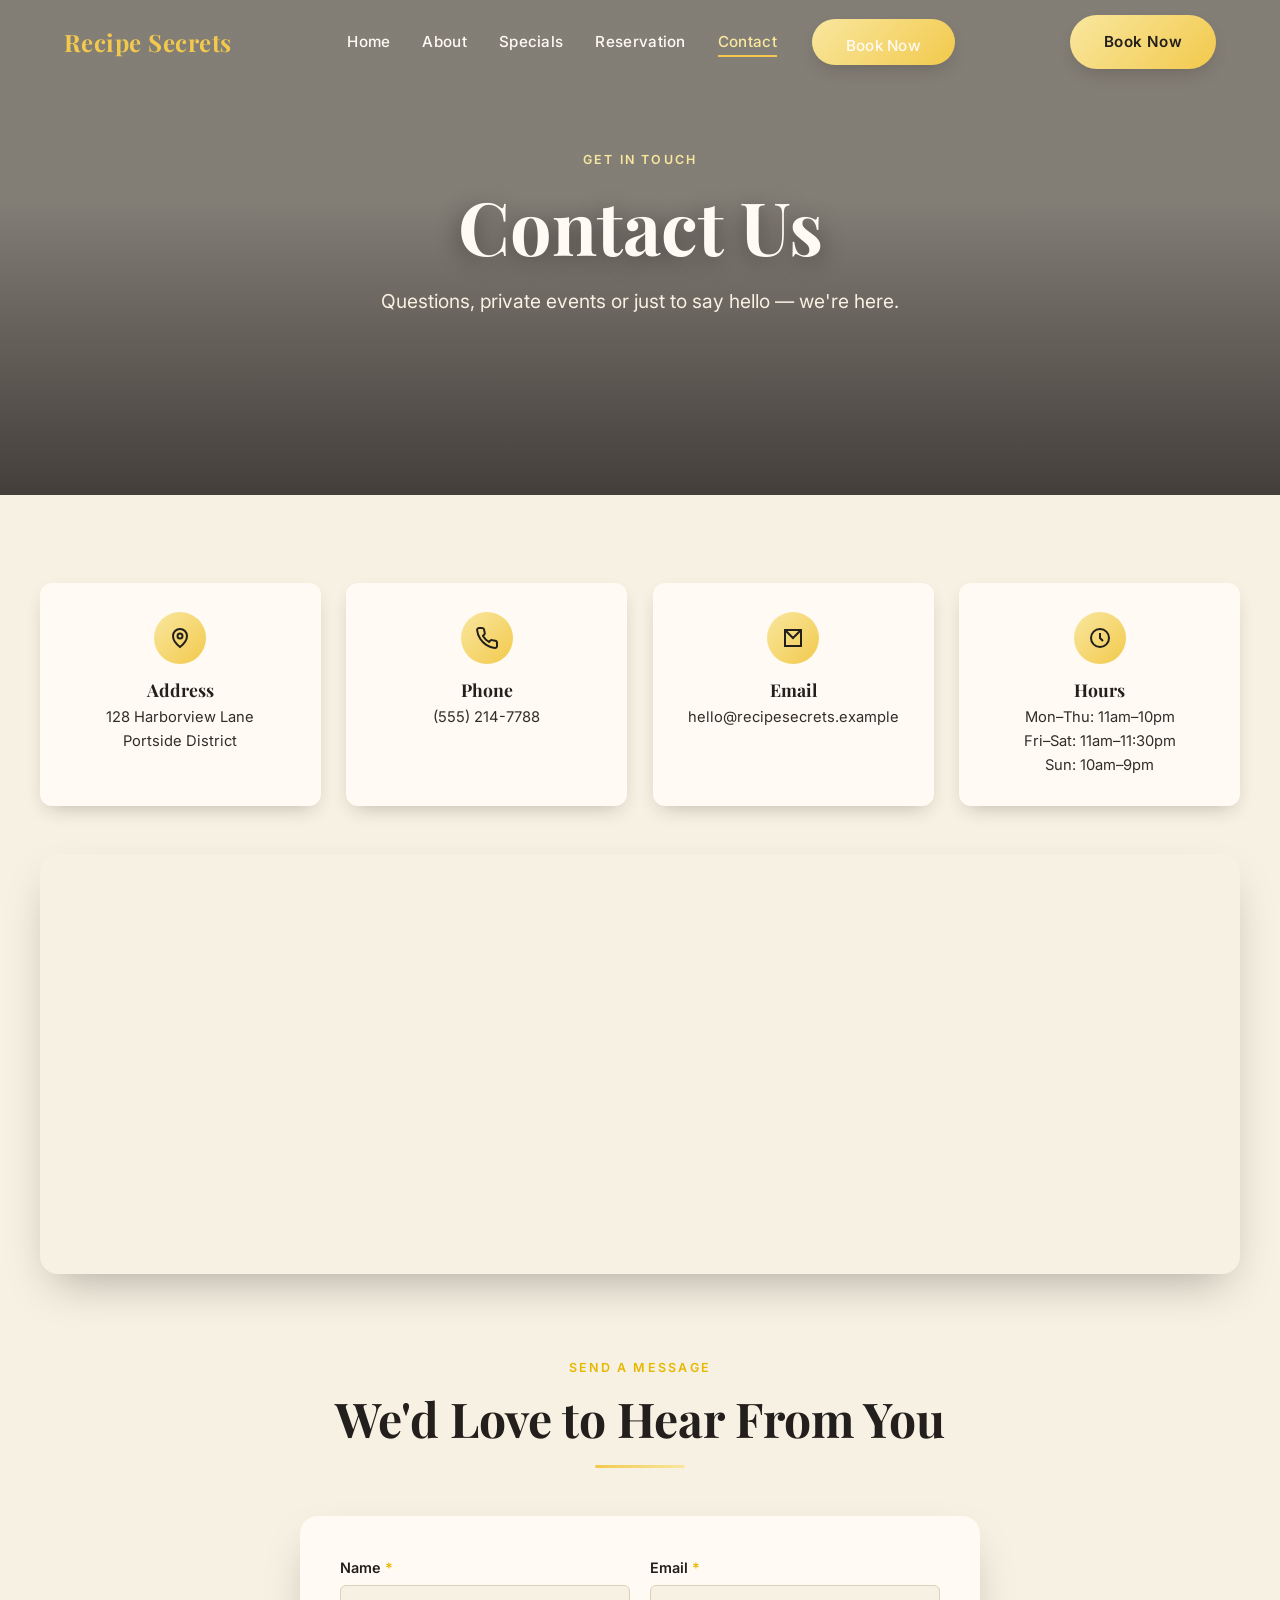
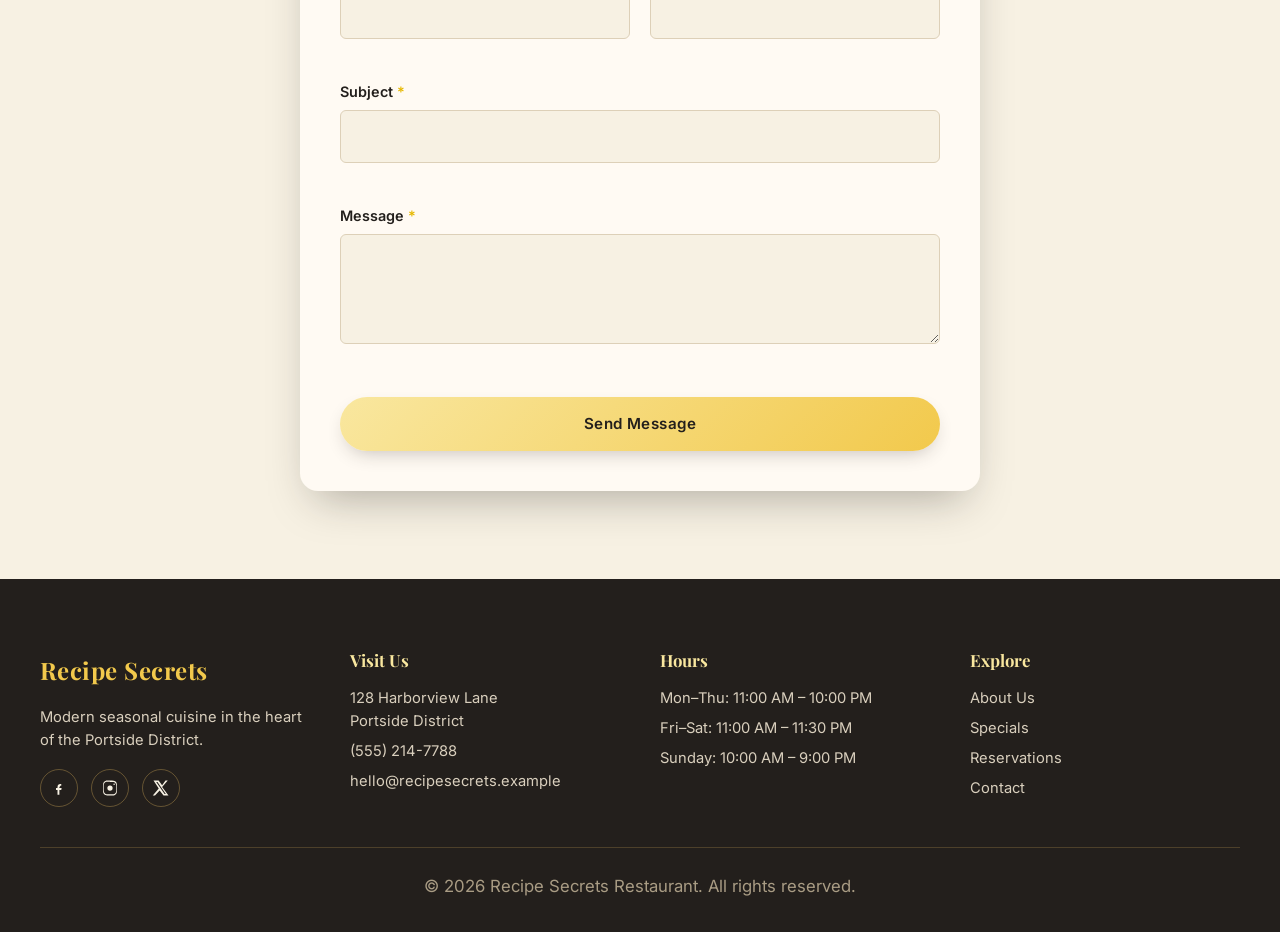
<file: contact.html>
<!DOCTYPE html>
<html lang="en">
<head>
<meta charset="UTF-8">
<meta name="viewport" content="width=device-width, initial-scale=1.0">
<title>Contact Us | Recipe Secrets Restaurant</title>
<meta name="description" content="Get in touch with Recipe Secrets Restaurant. Find our address, phone, email, opening hours and location map.">
<meta property="og:title" content="Contact Us | Recipe Secrets Restaurant">
<meta property="og:description" content="Find our address, phone, email, opening hours and location map.">
<meta property="og:type" content="website">
<meta property="og:image" content="https://images.unsplash.com/photo-1559305616-3f99cd43e353?auto=format&fit=crop&w=1200&q=80">
<!-- TODO: replace og:url with your live domain -->
<meta property="og:url" content="https://example.com/contact.html">
<link rel="icon" href="data:image/svg+xml,%3Csvg xmlns='http://www.w3.org/2000/svg' viewBox='0 0 100 100'%3E%3Ctext y='.9em' font-size='90'%3E%F0%9F%8D%BD%EF%B8%8F%3C/text%3E%3C/svg%3E">
<link rel="preconnect" href="https://fonts.googleapis.com">
<link rel="preconnect" href="https://fonts.gstatic.com" crossorigin>
<link href="https://fonts.googleapis.com/css2?family=Playfair+Display:wght@600;700;800&family=Inter:wght@400;500;600;700&display=swap" rel="stylesheet">
<link rel="stylesheet" href="css/style.css">
</head>
<body>
<a class="skip-link" href="#main">Skip to content</a>

<header class="site-header">
  <div class="section-inner">
    <a href="index.html" class="logo">Recipe <span>Secrets</span></a>
    <nav class="main-nav" id="main-nav">
      <ul>
        <li><a href="index.html">Home</a></li>
        <li><a href="about.html">About</a></li>
        <li><a href="specials.html">Specials</a></li>
        <li><a href="reservation.html">Reservation</a></li>
        <li><a href="contact.html" aria-current="page">Contact</a></li>
      </ul>
      <a href="reservation.html" class="btn btn-gold">Book Now</a>
    </nav>
    <div class="header-actions">
      <a href="reservation.html" class="btn btn-gold">Book Now</a>
      <button class="hamburger" aria-label="Toggle menu" aria-expanded="false" aria-controls="main-nav">
        <span></span><span></span><span></span>
      </button>
    </div>
  </div>
</header>

<main id="main">

  <section class="hero hero-page">
    <div class="hero-slide is-active" data-img="hero.contact"></div>
    <div class="hero-content">
      <span class="eyebrow">Get in Touch</span>
      <h1>Contact Us</h1>
      <p class="tagline">Questions, private events or just to say hello — we're here.</p>
    </div>
  </section>

  <section class="section">
    <div class="section-inner">

      <div class="contact-cards reveal">
        <div class="contact-card">
          <div class="icon"><svg viewBox="0 0 24 24" fill="none" stroke="currentColor" stroke-width="2"><path d="M12 21s-7-5.5-7-11a7 7 0 1 1 14 0c0 5.5-7 11-7 11z"/><circle cx="12" cy="10" r="2.5"/></svg></div>
          <h3>Address</h3>
          <!-- TODO: replace address -->
          <p>128 Harborview Lane<br>Portside District</p>
        </div>
        <div class="contact-card">
          <div class="icon"><svg viewBox="0 0 24 24" fill="none" stroke="currentColor" stroke-width="2"><path d="M22 16.9v3a2 2 0 0 1-2.2 2 19.8 19.8 0 0 1-8.6-3.1 19.5 19.5 0 0 1-6-6 19.8 19.8 0 0 1-3.1-8.7A2 2 0 0 1 4.1 2h3a2 2 0 0 1 2 1.7c.1.9.3 1.8.6 2.7a2 2 0 0 1-.4 2.1L8 9.9a16 16 0 0 0 6 6l1.4-1.4a2 2 0 0 1 2.1-.4c.9.3 1.8.5 2.7.6a2 2 0 0 1 1.8 2.2z"/></svg></div>
          <h3>Phone</h3>
          <!-- TODO: replace phone -->
          <p><a href="tel:+15552147788">(555) 214-7788</a></p>
        </div>
        <div class="contact-card">
          <div class="icon"><svg viewBox="0 0 24 24" fill="none" stroke="currentColor" stroke-width="2"><path d="M4 4h16v16H4z"/><path d="m4 4 8 8 8-8"/></svg></div>
          <h3>Email</h3>
          <!-- TODO: replace email -->
          <p><a href="mailto:hello@recipesecrets.example">hello@recipesecrets.example</a></p>
        </div>
        <div class="contact-card">
          <div class="icon"><svg viewBox="0 0 24 24" fill="none" stroke="currentColor" stroke-width="2"><circle cx="12" cy="12" r="9"/><path d="M12 7v5l3 3"/></svg></div>
          <h3>Hours</h3>
          <p>Mon–Thu: 11am–10pm<br>Fri–Sat: 11am–11:30pm<br>Sun: 10am–9pm</p>
        </div>
      </div>

      <div class="map-wrap reveal">
        <!-- TODO: replace with an embed for your actual location -->
        <iframe
          title="Map showing Recipe Secrets Restaurant location"
          src="https://www.google.com/maps?q=Portside%20District&output=embed"
          loading="lazy"
          referrerpolicy="no-referrer-when-downgrade">
        </iframe>
      </div>

      <div class="section-header reveal" style="margin-top:5rem;">
        <span class="eyebrow">Send a Message</span>
        <h2>We'd Love to Hear From You</h2>
        <div class="gold-divider"></div>
      </div>

      <div class="form-card reveal" style="max-width: 680px; margin: 0 auto;">
        <!-- TODO: replace YOUR_FORM_ID with your real Formspree endpoint -->
        <form id="contact-form" action="https://formspree.io/f/YOUR_FORM_ID" method="POST" novalidate>
          <div class="form-grid">
            <div class="field">
              <label for="c-name">Name <span class="req">*</span></label>
              <input type="text" id="c-name" name="name" required autocomplete="name">
              <span class="error-msg" role="alert"></span>
            </div>
            <div class="field">
              <label for="c-email">Email <span class="req">*</span></label>
              <input type="email" id="c-email" name="email" required autocomplete="email">
              <span class="error-msg" role="alert"></span>
            </div>
            <div class="field full">
              <label for="c-subject">Subject <span class="req">*</span></label>
              <input type="text" id="c-subject" name="subject" required>
              <span class="error-msg" role="alert"></span>
            </div>
            <div class="field full">
              <label for="c-message">Message <span class="req">*</span></label>
              <textarea id="c-message" name="message" required></textarea>
              <span class="error-msg" role="alert"></span>
            </div>
          </div>
          <button type="submit" class="btn btn-gold btn-block mt-2">Send Message</button>
          <div class="form-status" role="status"></div>
        </form>
      </div>

    </div>
  </section>

</main>

<footer class="site-footer">
  <div class="texture" data-img="footerTexture" aria-hidden="true"></div>
  <div class="section-inner footer-grid">
    <div>
      <a href="index.html" class="logo">Recipe <span>Secrets</span></a>
      <p><!-- TODO: refine footer blurb -->Modern seasonal cuisine in the heart of the Portside District.</p>
      <div class="social-icons">
        <a href="#" aria-label="Facebook"><svg viewBox="0 0 24 24" fill="currentColor"><path d="M13.5 9H15V6.5h-1.5C11.6 6.5 10 8.1 10 10.5V12H8v2.5h2V21h2.5v-6.5H15l.5-2.5h-3v-1c0-.6.4-1 1-1z"/></svg></a>
        <a href="#" aria-label="Instagram"><svg viewBox="0 0 24 24" fill="currentColor"><path d="M12 8.5A3.5 3.5 0 1 0 12 15.5 3.5 3.5 0 0 0 12 8.5zM17.5 6a1 1 0 1 1 0 2 1 1 0 0 1 0-2zM12 4c2.4 0 2.7 0 3.6.05.9.05 1.5.2 2 .4.5.2 1 .5 1.4.9.4.4.7.9.9 1.4.2.5.35 1.1.4 2C20.4 9.3 20.4 9.6 20.4 12s0 2.7-.05 3.6c-.05.9-.2 1.5-.4 2-.2.5-.5 1-.9 1.4-.4.4-.9.7-1.4.9-.5.2-1.1.35-2 .4-.9.05-1.2.05-3.6.05s-2.7 0-3.6-.05c-.9-.05-1.5-.2-2-.4-.5-.2-1-.5-1.4-.9-.4-.4-.7-.9-.9-1.4-.2-.5-.35-1.1-.4-2C3.6 14.7 3.6 14.4 3.6 12s0-2.7.05-3.6c.05-.9.2-1.5.4-2 .2-.5.5-1 .9-1.4.4-.4.9-.7 1.4-.9.5-.2 1.1-.35 2-.4C9.3 3.6 9.6 3.6 12 3.6M12 2C9.6 2 9.3 2 8.3 2.05c-1 .05-1.7.2-2.3.45-.6.25-1.2.6-1.7 1.1-.5.5-.85 1.1-1.1 1.7-.25.6-.4 1.3-.45 2.3C2.7 8.7 2.7 9 2.7 12s0 3.3.05 4.3c.05 1 .2 1.7.45 2.3.25.6.6 1.2 1.1 1.7.5.5 1.1.85 1.7 1.1.6.25 1.3.4 2.3.45C9.3 21.95 9.6 22 12 22s2.7 0 3.7-.05c1-.05 1.7-.2 2.3-.45.6-.25 1.2-.6 1.7-1.1.5-.5.85-1.1 1.1-1.7.25-.6.4-1.3.45-2.3.05-1 .05-1.3.05-4.3s0-3.3-.05-4.3c-.05-1-.2-1.7-.45-2.3-.25-.6-.6-1.2-1.1-1.7-.5-.5-1.1-.85-1.7-1.1-.6-.25-1.3-.4-2.3-.45C15.3 2 15 2 12 2z"/></svg></a>
        <a href="#" aria-label="Twitter / X"><svg viewBox="0 0 24 24" fill="currentColor"><path d="M18 2h3l-7.5 8.6L22 22h-6.6l-5.2-6.8L4 22H1l8-9.2L2 2h6.8l4.7 6.2L18 2zm-1.2 18h1.6L7.3 4H5.6l11.2 16z"/></svg></a>
      </div>
    </div>
    <div>
      <h4>Visit Us</h4>
      <p><!-- TODO: replace address -->128 Harborview Lane<br>Portside District</p>
      <p><!-- TODO: replace phone --><a href="tel:+15552147788">(555) 214-7788</a></p>
      <p><!-- TODO: replace email --><a href="mailto:hello@recipesecrets.example">hello@recipesecrets.example</a></p>
    </div>
    <div>
      <h4>Hours</h4>
      <p>Mon–Thu: 11:00 AM – 10:00 PM</p>
      <p>Fri–Sat: 11:00 AM – 11:30 PM</p>
      <p>Sunday: 10:00 AM – 9:00 PM</p>
    </div>
    <div>
      <h4>Explore</h4>
      <p><a href="about.html">About Us</a></p>
      <p><a href="specials.html">Specials</a></p>
      <p><a href="reservation.html">Reservations</a></p>
      <p><a href="contact.html">Contact</a></p>
    </div>
  </div>
  <div class="footer-bottom">
    <p>&copy; <span id="year"></span> Recipe Secrets Restaurant. All rights reserved.</p>
  </div>
</footer>

<script src="js/images.js"></script>
<script src="js/main.js"></script>
</body>
</html>
</file>
<file: css/style.css>
/* =========================================================
   RECIPE SECRETS RESTAURANT — MAIN STYLESHEET
========================================================= */

:root {
  /* Palette */
  --color-burgundy: #d4a017;
  --color-burgundy-dark: #a67c00;
  --color-terracotta: #e6b800;
  --color-cream: #f7f1e3;
  --color-cream-dark: #ede3cd;
  --color-charcoal: #231f1c;
  --color-charcoal-soft: #332d28;
  --color-gold: #f2c94c;
  --color-gold-light: #f9e79f;
  --color-white: #fffaf3;

  /* Typography */
  --font-display: "Playfair Display", "Georgia", serif;
  --font-body: "Inter", "Helvetica Neue", Arial, sans-serif;

  /* Layout */
  --max-width: 1200px;
  --radius-lg: 18px;
  --radius-md: 12px;
  --radius-sm: 6px;
  --shadow-soft: 0 20px 45px -15px rgba(35, 31, 28, 0.35);
  --shadow-small: 0 8px 20px -8px rgba(35, 31, 28, 0.3);
  --transition-base: 0.35s ease;
  --header-height: 84px;
}

/* ---------- Reset ---------- */
*, *::before, *::after { box-sizing: border-box; }
html { scroll-behavior: smooth; }
body, h1, h2, h3, h4, p, figure, ul, ol { margin: 0; }
ul, ol { padding: 0; list-style: none; }
img { max-width: 100%; display: block; }
a { color: inherit; text-decoration: none; }
button { font: inherit; cursor: pointer; border: none; background: none; color: inherit; }
input, select, textarea { font: inherit; color: inherit; }

@media (prefers-reduced-motion: reduce) {
  html { scroll-behavior: auto; }
  *, *::before, *::after {
    animation-duration: 0.001ms !important;
    animation-iteration-count: 1 !important;
    transition-duration: 0.001ms !important;
    scroll-behavior: auto !important;
  }
}

body {
  font-family: var(--font-body);
  background: var(--color-cream);
  color: var(--color-charcoal);
  line-height: 1.6;
  -webkit-font-smoothing: antialiased;
}

h1, h2, h3, h4 {
  font-family: var(--font-display);
  color: var(--color-charcoal);
  line-height: 1.15;
  font-weight: 700;
}

h1 { font-size: clamp(2.6rem, 6vw, 4.6rem); }
h2 { font-size: clamp(2rem, 4vw, 3rem); }
h3 { font-size: clamp(1.3rem, 2.4vw, 1.8rem); }

p { font-size: 1.05rem; }

.eyebrow {
  display: inline-block;
  font-family: var(--font-body);
  font-weight: 600;
  letter-spacing: 0.18em;
  text-transform: uppercase;
  font-size: 0.78rem;
  color: var(--color-terracotta);
  margin-bottom: 0.8rem;
}

.gold-divider {
  width: 90px;
  height: 3px;
  background: linear-gradient(90deg, var(--color-gold), var(--color-gold-light));
  border-radius: 999px;
  margin: 1.2rem auto;
}
.align-left .gold-divider { margin-left: 0; }

.section {
  padding: 5.5rem 1.5rem;
}
.section-inner {
  max-width: var(--max-width);
  margin: 0 auto;
}
.section-header {
  text-align: center;
  max-width: 680px;
  margin: 0 auto 3rem;
}
.section-header.align-left { text-align: left; margin-left: 0; }

.bg-cream-dark { background: var(--color-cream-dark); }
.bg-charcoal { background: var(--color-charcoal); color: var(--color-cream); }
.bg-charcoal h2, .bg-charcoal h3 { color: var(--color-white); }

/* ---------- Buttons ---------- */
.btn {
  display: inline-flex;
  align-items: center;
  justify-content: center;
  gap: 0.5rem;
  padding: 0.95rem 2.1rem;
  border-radius: 999px;
  font-weight: 600;
  font-size: 0.95rem;
  letter-spacing: 0.03em;
  transition: transform var(--transition-base), box-shadow var(--transition-base), background var(--transition-base), color var(--transition-base);
  white-space: nowrap;
}
.btn-gold {
  background: linear-gradient(135deg, var(--color-gold-light), var(--color-gold));
  color: var(--color-charcoal);
  box-shadow: var(--shadow-small);
}
.btn-gold:hover, .btn-gold:focus-visible {
  transform: translateY(-3px);
  box-shadow: 0 16px 30px -10px rgba(201, 163, 86, 0.55);
}
.btn-outline {
  border: 1.5px solid var(--color-gold);
  color: inherit;
}
.btn-outline:hover, .btn-outline:focus-visible {
  background: var(--color-gold);
  color: var(--color-charcoal);
}
.btn-block { width: 100%; }

/* ---------- Header ---------- */
.site-header {
  position: fixed;
  top: 0;
  left: 0;
  width: 100%;
  z-index: 1000;
  height: var(--header-height);
  display: flex;
  align-items: center;
  background: transparent;
  transition: background var(--transition-base), box-shadow var(--transition-base), height var(--transition-base);
}
.site-header.is-solid {
  background: rgba(35, 31, 28, 0.94);
  box-shadow: 0 6px 20px rgba(0,0,0,0.25);
  height: 72px;
}
.site-header .section-inner {
  width: 100%;
  display: flex;
  align-items: center;
  justify-content: space-between;
  padding: 0 1.5rem;
}

.logo {
  font-family: var(--font-display);
  font-size: 1.5rem;
  font-weight: 700;
  color: var(--color-gold);
  letter-spacing: 0.02em;
}
.logo span { color: var(--color-gold); }

.main-nav {
  display: flex;
  align-items: center;
  gap: 2.2rem;
}
.main-nav ul {
  display: flex;
  gap: 2rem;
}
.main-nav a {
  color: var(--color-white);
  font-weight: 500;
  font-size: 0.95rem;
  letter-spacing: 0.02em;
  position: relative;
  padding-bottom: 6px;
}
.main-nav a::after {
  content: "";
  position: absolute;
  left: 0; bottom: 0;
  width: 0;
  height: 2px;
  background: var(--color-gold);
  transition: width var(--transition-base);
}
.main-nav a:hover::after, .main-nav a[aria-current="page"]::after {
  width: 100%;
}
.main-nav a[aria-current="page"] { color: var(--color-gold-light); }

.header-actions { display: flex; align-items: center; gap: 1.2rem; }

.hamburger {
  display: none;
  flex-direction: column;
  gap: 5px;
  padding: 10px;
  z-index: 1100;
}
.hamburger span {
  width: 26px;
  height: 2px;
  background: var(--color-white);
  border-radius: 2px;
  transition: transform var(--transition-base), opacity var(--transition-base);
}
.hamburger.is-open span:nth-child(1) { transform: translateY(7px) rotate(45deg); }
.hamburger.is-open span:nth-child(2) { opacity: 0; }
.hamburger.is-open span:nth-child(3) { transform: translateY(-7px) rotate(-45deg); }

@media (max-width: 880px) {
  .hamburger { display: flex; }
  .main-nav {
    position: fixed;
    inset: 0 0 0 auto;
    width: min(320px, 82%);
    height: 100vh;
    background: var(--color-charcoal);
    flex-direction: column;
    align-items: flex-start;
    justify-content: center;
    padding: 3rem 2.2rem;
    transform: translateX(100%);
    transition: transform var(--transition-base);
  }
  .main-nav.is-open { transform: translateX(0); }
  .main-nav ul { flex-direction: column; gap: 1.6rem; }
  .main-nav a { font-size: 1.15rem; }
  .header-actions .btn-gold { display: none; }
  .main-nav .btn-gold { display: inline-flex; margin-top: 1rem; }
}

/* ---------- Hero ---------- */
.hero {
  position: relative;
  min-height: 100vh;
  display: flex;
  align-items: center;
  justify-content: center;
  text-align: center;
  color: var(--color-white);
  overflow: hidden;
}
.hero-page {
  min-height: 55vh;
}
.hero-bg, .hero-slide {
  position: absolute;
  inset: 0;
  background-size: cover;
  background-position: center;
  z-index: 0;
}
.hero-slide {
  opacity: 0;
  transition: opacity 2.2s ease, transform 9s ease;
  transform: scale(1);
}
.hero-slide.is-active {
  opacity: 1;
  transform: scale(1.08);
}
.hero::before {
  content: "";
  position: absolute;
  inset: 0;
  background: linear-gradient(180deg, rgba(35,31,28,0.55) 0%, rgba(35,31,28,0.55) 40%, rgba(35,31,28,0.85) 100%);
  z-index: 1;
}
.hero-content {
  position: relative;
  z-index: 2;
  max-width: 820px;
  padding: 0 1.5rem;
}
.hero-content .eyebrow { color: var(--color-gold-light); }
.hero h1 { color: var(--color-white); text-shadow: 0 4px 24px rgba(0,0,0,0.4); }
.hero p.tagline {
  font-size: 1.2rem;
  margin: 1.2rem 0 2rem;
  color: var(--color-cream);
  max-width: 560px;
  margin-left: auto;
  margin-right: auto;
}
.hero-actions { display: flex; gap: 1rem; justify-content: center; flex-wrap: wrap; }
.scroll-cue {
  position: absolute;
  bottom: 2rem;
  left: 50%;
  transform: translateX(-50%);
  z-index: 2;
  width: 24px;
  height: 38px;
  border: 2px solid rgba(255,255,255,0.6);
  border-radius: 999px;
}
.scroll-cue::before {
  content: "";
  position: absolute;
  top: 6px; left: 50%;
  width: 4px; height: 8px;
  margin-left: -2px;
  background: var(--color-gold-light);
  border-radius: 999px;
  animation: scrollCue 1.8s infinite;
}
@keyframes scrollCue {
  0% { opacity: 1; transform: translateY(0); }
  70% { opacity: 0; transform: translateY(14px); }
  100% { opacity: 0; }
}

/* ---------- Reveal on scroll ---------- */
.reveal {
  opacity: 0;
  transform: translateY(32px);
  transition: opacity 0.8s ease, transform 0.8s ease;
}
.reveal.is-visible {
  opacity: 1;
  transform: translateY(0);
}

/* ---------- Split section ---------- */
.split {
  display: grid;
  grid-template-columns: 1fr 1fr;
  gap: 3.5rem;
  align-items: center;
}
.split.reverse .split-media { order: 2; }
.split-media img {
  border-radius: var(--radius-lg);
  box-shadow: var(--shadow-soft);
  width: 100%;
  height: 100%;
  object-fit: cover;
  aspect-ratio: 4 / 5;
}
.split-text p { margin-bottom: 1rem; color: var(--color-charcoal-soft); }
@media (max-width: 860px) {
  .split { grid-template-columns: 1fr; gap: 2rem; }
  .split.reverse .split-media { order: 0; }
}

/* ---------- Card grid ---------- */
.card-grid {
  display: grid;
  grid-template-columns: repeat(auto-fit, minmax(300px, 1fr));
  gap: 2rem;
}
.special-card {
  background: var(--color-white);
  border-radius: var(--radius-lg);
  overflow: hidden;
  box-shadow: var(--shadow-small);
  transition: transform var(--transition-base), box-shadow var(--transition-base);
}
.special-card:hover { transform: translateY(-8px); box-shadow: var(--shadow-soft); }
.special-card .card-img-wrap { aspect-ratio: 4 / 3; overflow: hidden; }
.special-card img {
  width: 100%; height: 100%; object-fit: cover;
  transition: transform 0.6s ease;
}
.special-card:hover img { transform: scale(1.08); }
.special-card .card-body { padding: 1.5rem; }
.special-card h3 { margin-bottom: 0.4rem; }
.special-card p { color: var(--color-charcoal-soft); font-size: 0.95rem; margin-bottom: 0.8rem; }
.special-card .price { font-family: var(--font-display); font-size: 1.3rem; color: var(--color-terracotta); font-weight: 700; }

/* ---------- Gallery ---------- */
.gallery-grid {
  display: grid;
  grid-template-columns: repeat(4, 1fr);
  grid-auto-rows: 160px;
  gap: 1rem;
}
.gallery-grid button {
  display: block;
  width: 100%; height: 100%;
  border-radius: var(--radius-md);
  overflow: hidden;
  position: relative;
}
.gallery-grid img { width: 100%; height: 100%; object-fit: cover; transition: transform 0.6s ease; }
.gallery-grid button:hover img, .gallery-grid button:focus-visible img { transform: scale(1.1); }
.gallery-grid .span-2 { grid-column: span 2; }
.gallery-grid .row-2 { grid-row: span 2; }
@media (max-width: 760px) {
  .gallery-grid { grid-template-columns: repeat(2, 1fr); grid-auto-rows: 130px; }
  .gallery-grid .span-2 { grid-column: span 2; }
}

/* ---------- Lightbox ---------- */
.lightbox {
  position: fixed;
  inset: 0;
  background: rgba(10, 8, 7, 0.92);
  display: flex;
  align-items: center;
  justify-content: center;
  z-index: 2000;
  opacity: 0;
  visibility: hidden;
  transition: opacity var(--transition-base);
  padding: 2rem;
}
.lightbox.is-open { opacity: 1; visibility: visible; }
.lightbox img {
  max-width: min(90vw, 1000px);
  max-height: 85vh;
  border-radius: var(--radius-md);
  box-shadow: 0 30px 80px rgba(0,0,0,0.6);
}
.lightbox-close, .lightbox-prev, .lightbox-next {
  position: absolute;
  color: var(--color-white);
  font-size: 1.8rem;
  width: 52px; height: 52px;
  display: flex; align-items: center; justify-content: center;
  border-radius: 50%;
  background: rgba(255,255,255,0.1);
  transition: background var(--transition-base);
}
.lightbox-close:hover, .lightbox-prev:hover, .lightbox-next:hover { background: rgba(255,255,255,0.25); }
.lightbox-close { top: 1.5rem; right: 1.5rem; }
.lightbox-prev { left: 1.5rem; top: 50%; transform: translateY(-50%); }
.lightbox-next { right: 1.5rem; top: 50%; transform: translateY(-50%); }

/* ---------- Testimonials (parallax) ---------- */
.testimonials-section {
  position: relative;
  background-attachment: fixed;
  background-size: cover;
  background-position: center;
  color: var(--color-white);
  padding: 7rem 1.5rem;
}
@media (max-width: 760px) { .testimonials-section { background-attachment: scroll; } }
.testimonials-section::before {
  content: "";
  position: absolute; inset: 0;
  background: rgba(35,31,28,0.78);
}
.testimonials-section .section-inner { position: relative; z-index: 1; }
.testimonial-track {
  display: grid;
  grid-template-columns: repeat(auto-fit, minmax(280px, 1fr));
  gap: 2.5rem;
  margin-top: 2.5rem;
}
.testimonial {
  background: rgba(255,255,255,0.08);
  border: 1px solid rgba(201,163,86,0.3);
  border-radius: var(--radius-lg);
  padding: 2rem;
  backdrop-filter: blur(4px);
}
.testimonial .stars { color: var(--color-gold-light); margin-bottom: 0.8rem; letter-spacing: 2px; }
.testimonial p.quote { font-style: italic; margin-bottom: 1.2rem; color: var(--color-cream); }
.testimonial .author { display: flex; align-items: center; gap: 0.8rem; font-weight: 600; }

/* ---------- CTA banner ---------- */
.cta-banner {
  position: relative;
  padding: 5rem 1.5rem;
  text-align: center;
  color: var(--color-white);
  background-size: cover;
  background-position: center;
  overflow: hidden;
}
.cta-banner::before {
  content: "";
  position: absolute; inset: 0;
  background: linear-gradient(120deg, rgba(212,160,23,0.92), rgba(35,31,28,0.88));
}
.cta-banner .section-inner { position: relative; z-index: 1; }
.cta-banner h2 { color: var(--color-white); }
.hours-list {
  display: grid;
  gap: 0.5rem;
  max-width: 420px;
  margin: 1.8rem auto 2.2rem;
  font-size: 1.05rem;
}
.hours-list li { display: flex; justify-content: space-between; border-bottom: 1px dashed rgba(255,255,255,0.25); padding-bottom: 0.4rem; }
.hours-list span:last-child { color: var(--color-gold-light); font-weight: 600; }

/* ---------- Team cards ---------- */
.team-grid {
  display: grid;
  grid-template-columns: repeat(auto-fit, minmax(220px, 1fr));
  gap: 2rem;
}
.team-card { text-align: center; }
.team-card .portrait {
  aspect-ratio: 1;
  border-radius: 50%;
  overflow: hidden;
  width: 160px; height: 160px;
  margin: 0 auto 1rem;
  box-shadow: var(--shadow-small);
  border: 4px solid var(--color-white);
}
.team-card .portrait img { width: 100%; height: 100%; object-fit: cover; }
.team-card h3 { margin-bottom: 0.2rem; }
.team-card .role { color: var(--color-terracotta); font-weight: 600; font-size: 0.9rem; letter-spacing: 0.04em; text-transform: uppercase; }

/* ---------- Ingredient strip ---------- */
.ingredient-strip {
  display: grid;
  grid-template-columns: repeat(4, 1fr);
  gap: 1rem;
}
.ingredient-strip img {
  border-radius: var(--radius-md);
  aspect-ratio: 1;
  object-fit: cover;
  box-shadow: var(--shadow-small);
}
@media (max-width: 700px) {
  .ingredient-strip { grid-template-columns: repeat(2, 1fr); }
}

/* ---------- Badge ---------- */
.badge-pick {
  position: absolute;
  top: 0.9rem;
  left: 0.9rem;
  background: var(--color-gold);
  color: var(--color-charcoal);
  font-size: 0.72rem;
  font-weight: 700;
  letter-spacing: 0.05em;
  text-transform: uppercase;
  padding: 0.35rem 0.75rem;
  border-radius: 999px;
  box-shadow: var(--shadow-small);
}

/* ---------- Specials filters ---------- */
.filter-bar {
  display: flex;
  justify-content: center;
  flex-wrap: wrap;
  gap: 0.8rem;
  margin-bottom: 3rem;
}
.filter-btn {
  padding: 0.6rem 1.4rem;
  border-radius: 999px;
  border: 1.5px solid var(--color-terracotta);
  color: var(--color-terracotta);
  font-weight: 600;
  font-size: 0.9rem;
  transition: all var(--transition-base);
}
.filter-btn:hover { background: rgba(138,59,43,0.1); }
.filter-btn.is-active {
  background: var(--color-terracotta);
  color: var(--color-white);
}

/* ---------- Forms ---------- */
.form-card {
  background: var(--color-white);
  border-radius: var(--radius-lg);
  box-shadow: var(--shadow-soft);
  padding: 2.5rem;
}
.form-grid {
  display: grid;
  grid-template-columns: 1fr 1fr;
  gap: 1.3rem;
}
.form-grid .full { grid-column: 1 / -1; }
.field { display: flex; flex-direction: column; gap: 0.4rem; }
.field label { font-weight: 600; font-size: 0.9rem; }
.field label .req { color: var(--color-terracotta); }
.field input, .field select, .field textarea {
  padding: 0.8rem 1rem;
  border: 1.5px solid #ddd0b8;
  border-radius: var(--radius-sm);
  background: var(--color-cream);
  transition: border-color var(--transition-base);
}
.field input:focus, .field select:focus, .field textarea:focus {
  outline: none;
  border-color: var(--color-gold);
}
.field textarea { resize: vertical; min-height: 110px; }
.field .error-msg {
  color: #a5302a;
  font-size: 0.82rem;
  min-height: 1.1em;
}
.field.has-error input, .field.has-error select, .field.has-error textarea {
  border-color: #a5302a;
}
.form-status {
  margin-top: 1.2rem;
  padding: 0.9rem 1.1rem;
  border-radius: var(--radius-sm);
  font-weight: 600;
  display: none;
}
.form-status.show { display: block; }
.form-status.success { background: #e4f0e2; color: #2d5a2a; }
.form-status.error { background: #f6e0de; color: #8a2d26; }
@media (max-width: 760px) {
  .form-grid { grid-template-columns: 1fr; }
  .form-card { padding: 1.6rem; }
}

/* ---------- Contact cards ---------- */
.contact-cards {
  display: grid;
  grid-template-columns: repeat(auto-fit, minmax(220px, 1fr));
  gap: 1.6rem;
}
.contact-card {
  background: var(--color-white);
  border-radius: var(--radius-md);
  padding: 1.8rem;
  text-align: center;
  box-shadow: var(--shadow-small);
}
.contact-card .icon {
  width: 52px; height: 52px;
  margin: 0 auto 1rem;
  border-radius: 50%;
  background: linear-gradient(135deg, var(--color-gold-light), var(--color-gold));
  display: flex; align-items: center; justify-content: center;
  color: var(--color-charcoal);
}
.contact-card .icon svg { width: 24px; height: 24px; }
.contact-card h3 { font-size: 1.1rem; margin-bottom: 0.4rem; }
.contact-card p { font-size: 0.92rem; color: var(--color-charcoal-soft); }

.map-wrap {
  border-radius: var(--radius-lg);
  overflow: hidden;
  box-shadow: var(--shadow-soft);
  margin-top: 3rem;
}
.map-wrap iframe { width: 100%; height: 420px; border: 0; display: block; }

/* ---------- Footer ---------- */
.site-footer {
  position: relative;
  background: var(--color-charcoal);
  color: var(--color-cream);
  padding: 4.5rem 1.5rem 2rem;
  overflow: hidden;
}
.site-footer .texture {
  position: absolute; inset: 0;
  background-size: cover; background-position: center;
  opacity: 0.08;
}
.footer-grid {
  position: relative;
  z-index: 1;
  display: grid;
  grid-template-columns: repeat(auto-fit, minmax(220px, 1fr));
  gap: 2.5rem;
  padding-bottom: 2.5rem;
  border-bottom: 1px solid rgba(201,163,86,0.25);
}
.footer-grid h4 { color: var(--color-gold-light); margin-bottom: 1rem; font-size: 1.05rem; }
.footer-grid p, .footer-grid li { font-size: 0.92rem; color: #d9cfbd; margin-bottom: 0.4rem; }
.footer-grid .logo { display: block; margin-bottom: 1rem; }
.social-icons { display: flex; gap: 0.8rem; margin-top: 1rem; }
.social-icons a {
  width: 38px; height: 38px;
  border-radius: 50%;
  border: 1px solid rgba(201,163,86,0.4);
  display: flex; align-items: center; justify-content: center;
  transition: background var(--transition-base);
}
.social-icons a:hover { background: rgba(201,163,86,0.2); }
.social-icons svg { width: 18px; height: 18px; }
.footer-bottom {
  position: relative;
  z-index: 1;
  text-align: center;
  padding-top: 1.6rem;
  font-size: 0.85rem;
  color: #a99c84;
}

/* ---------- Utility ---------- */
.text-center { text-align: center; }
.mt-2 { margin-top: 2rem; }
.visually-hidden {
  position: absolute;
  width: 1px; height: 1px;
  overflow: hidden;
  clip: rect(0 0 0 0);
  white-space: nowrap;
}
.skip-link {
  position: absolute;
  left: -9999px;
  top: 0;
  background: var(--color-gold);
  color: var(--color-charcoal);
  padding: 0.8rem 1.2rem;
  z-index: 3000;
  border-radius: 0 0 8px 0;
}
.skip-link:focus { left: 0; }

:focus-visible { outline: 2px solid var(--color-gold); outline-offset: 3px; }
</file>
